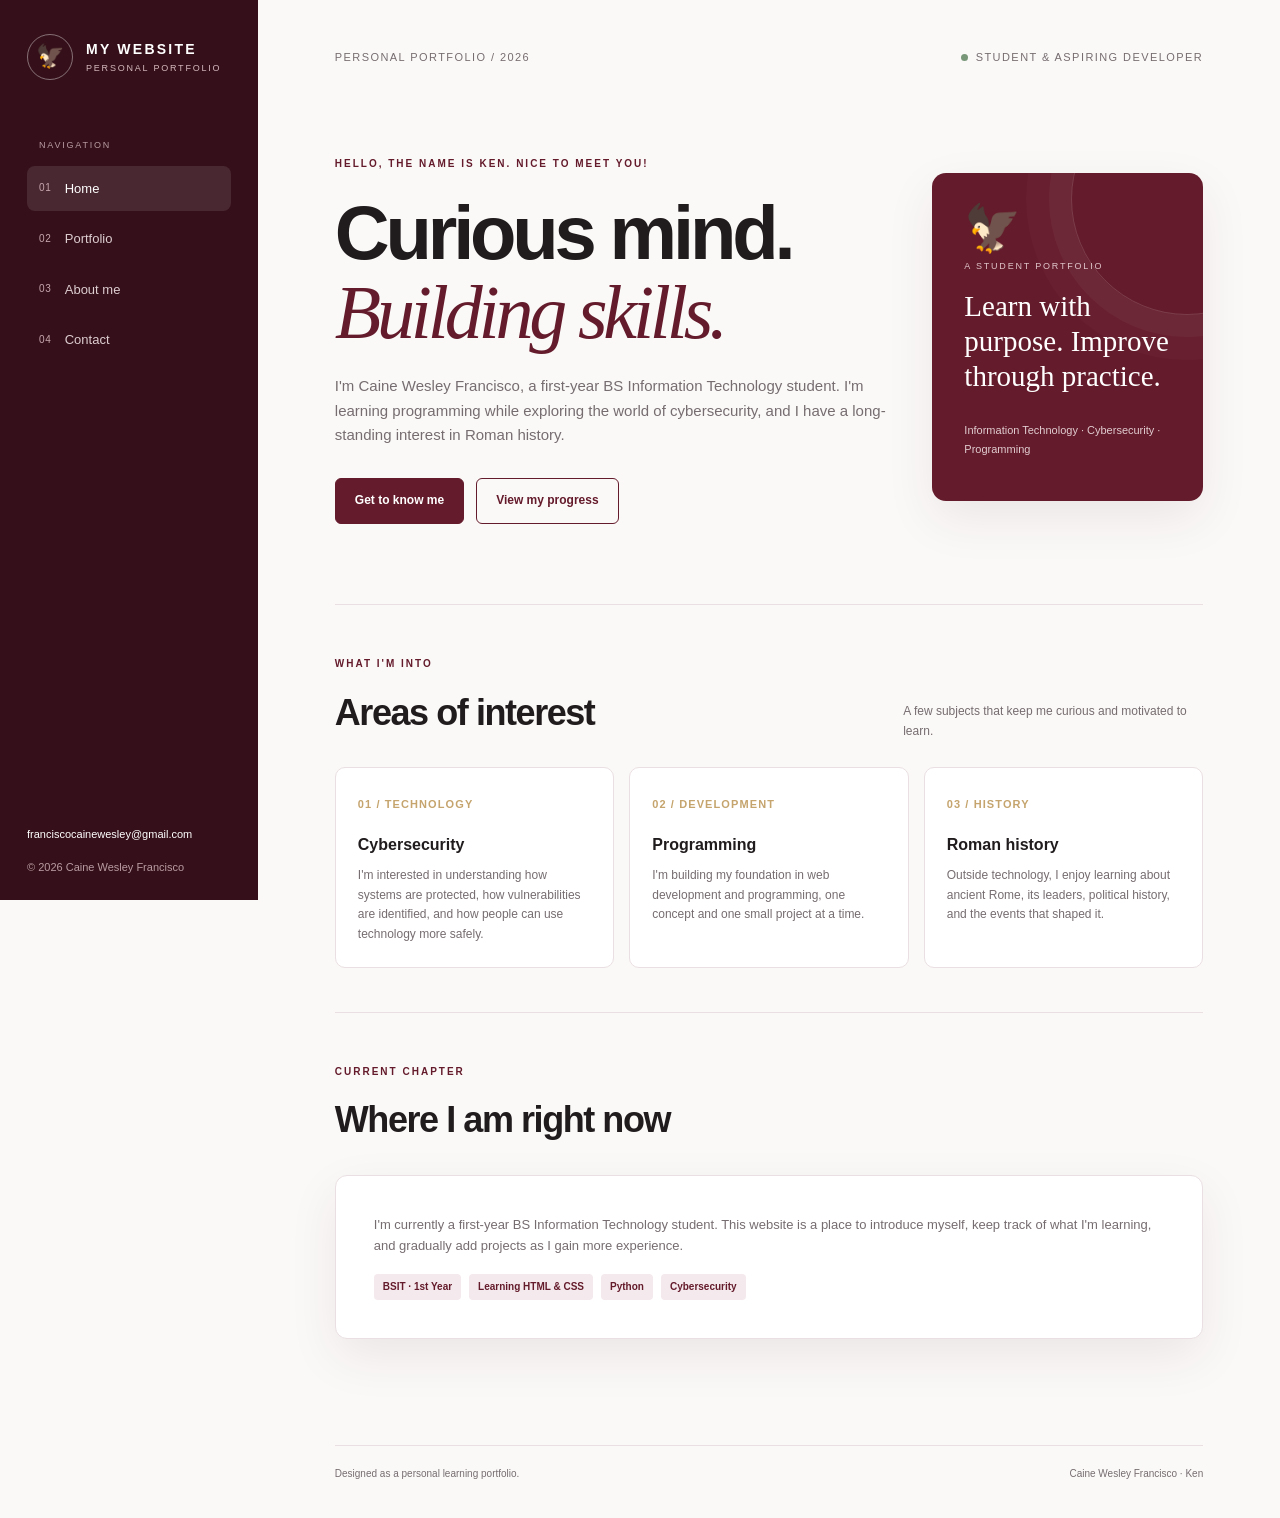
<file: index.html>
<!DOCTYPE html>
<html lang="en">
<head>
  <meta charset="UTF-8"><meta name="viewport" content="width=device-width, initial-scale=1">
  <meta name="description" content="The personal portfolio of Caine Wesley Francisco, an Information Technology student interested in cybersecurity, programming and Roman history.">
  <title>Personal Portfolio | Ken</title><link rel="stylesheet" href="assets/css/portfolio-custom.css">
</head>
<body><div class="site-shell">
  <aside class="sidebar" id="sidebar">
    <a class="brand" href="index.html"><span class="brand-mark" aria-hidden="true">🦅</span><span class="brand-name">MY WEBSITE<small>PERSONAL PORTFOLIO</small></span></a>
    <button class="mobile-menu" type="button" onclick="document.getElementById('sidebar').classList.toggle('open')" aria-label="Toggle navigation">MENU</button>
    <nav aria-label="Main navigation"><p class="nav-label">Navigation</p><ul class="nav-list">
      <li><a class="active" href="index.html"><span class="nav-index">01</span> Home</a></li><li><a href="portfolio.html"><span class="nav-index">02</span> Portfolio</a></li><li><a href="about.html"><span class="nav-index">03</span> About me</a></li><li><a href="contact.html"><span class="nav-index">04</span> Contact</a></li>
    </ul></nav>
    <div class="sidebar-bottom"><a class="email-mini" href="mailto:franciscocainewesley@gmail.com">franciscocainewesley@gmail.com</a><p>© 2026 Caine Wesley Francisco</p></div>
  </aside>
  <main class="main">
    <div class="topline"><span>Personal portfolio / 2026</span><span class="status">Student &amp; aspiring developer</span></div>
    <section class="hero"><div><span class="eyebrow">HELLO, THE NAME IS KEN. NICE TO MEET YOU!</span><h1>Curious mind.<br><em>Building skills.</em></h1><p class="hero-copy">I'm Caine Wesley Francisco, a first-year BS Information Technology student. I'm learning programming while exploring the world of cybersecurity, and I have a long-standing interest in Roman history.</p><div class="hero-actions"><a class="button" href="about.html">Get to know me</a><a class="button button-outline" href="portfolio.html">View my progress</a></div></div>
      <aside class="hero-panel"><div class="panel-symbol" aria-hidden="true">🦅</div><div><span class="panel-kicker">A student portfolio</span><strong>Learn with purpose. Improve through practice.</strong><p class="panel-foot">Information Technology · Cybersecurity · Programming</p></div></aside>
    </section>
    <section class="section"><div class="section-heading"><div><span class="eyebrow">WHAT I'M INTO</span><h2>Areas of interest</h2></div><p>A few subjects that keep me curious and motivated to learn.</p></div>
      <div class="cards"><article class="info-card"><span class="card-number">01 / TECHNOLOGY</span><h3>Cybersecurity</h3><p>I'm interested in understanding how systems are protected, how vulnerabilities are identified, and how people can use technology more safely.</p></article><article class="info-card"><span class="card-number">02 / DEVELOPMENT</span><h3>Programming</h3><p>I'm building my foundation in web development and programming, one concept and one small project at a time.</p></article><article class="info-card"><span class="card-number">03 / HISTORY</span><h3>Roman history</h3><p>Outside technology, I enjoy learning about ancient Rome, its leaders, political history, and the events that shaped it.</p></article></div>
    </section>
    <section class="section"><div class="section-heading"><div><span class="eyebrow">CURRENT CHAPTER</span><h2>Where I am right now</h2></div></div><div class="content-panel"><p>I'm currently a first-year BS Information Technology student. This website is a place to introduce myself, keep track of what I'm learning, and gradually add projects as I gain more experience.</p><div class="tag-list"><span class="tag">BSIT · 1st Year</span><span class="tag">Learning HTML &amp; CSS</span><span class="tag">Python</span><span class="tag">Cybersecurity</span></div></div></section>
    <footer class="footer"><span>Designed as a personal learning portfolio.</span><span>Caine Wesley Francisco · Ken</span></footer>
  </main>
</div></body></html>
</file>
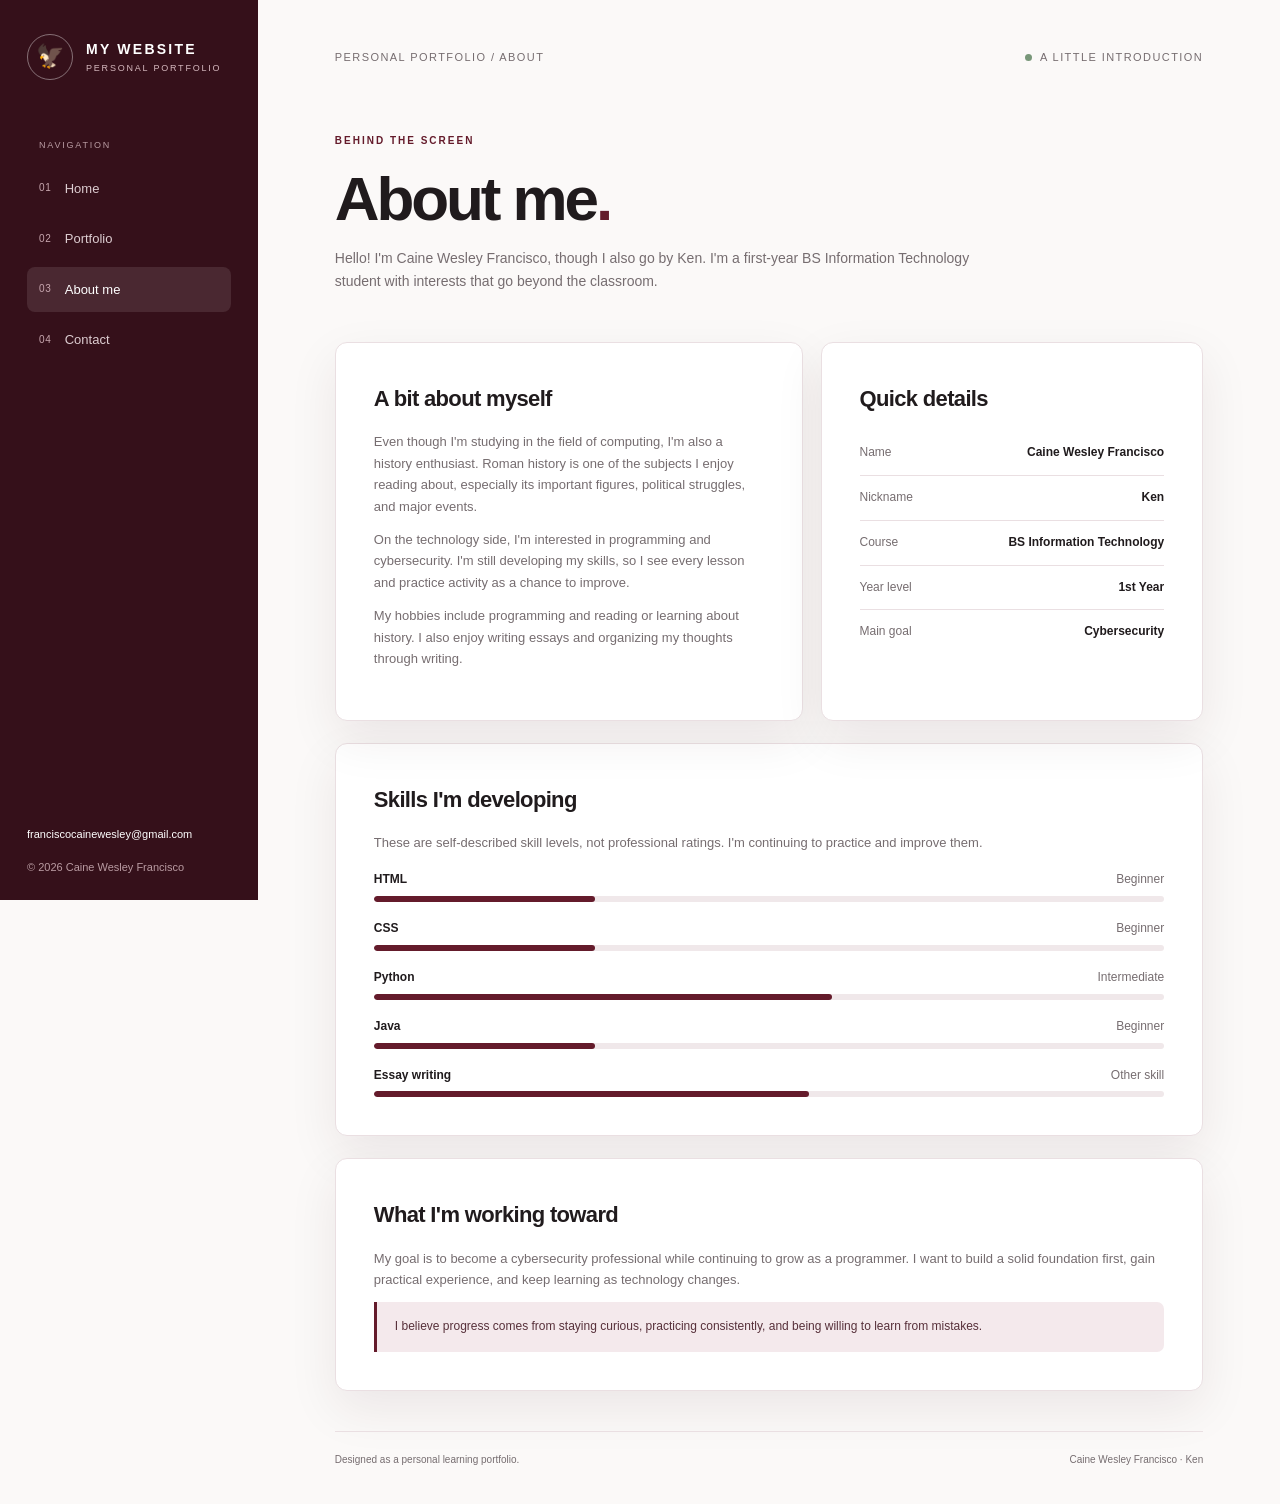
<file: about.html>
<!DOCTYPE html>
<html lang="en"><head><meta charset="UTF-8"><meta name="viewport" content="width=device-width, initial-scale=1"><meta name="description" content="About Caine Wesley Francisco."><title>About Me | Personal Portfolio</title><link rel="stylesheet" href="assets/css/portfolio-custom.css"></head>
<body><div class="site-shell"><aside class="sidebar" id="sidebar"><a class="brand" href="index.html"><span class="brand-mark" aria-hidden="true">🦅</span><span class="brand-name">MY WEBSITE<small>PERSONAL PORTFOLIO</small></span></a><button class="mobile-menu" type="button" onclick="document.getElementById('sidebar').classList.toggle('open')">MENU</button><nav aria-label="Main navigation"><p class="nav-label">Navigation</p><ul class="nav-list"><li><a href="index.html"><span class="nav-index">01</span> Home</a></li><li><a href="portfolio.html"><span class="nav-index">02</span> Portfolio</a></li><li><a class="active" href="about.html"><span class="nav-index">03</span> About me</a></li><li><a href="contact.html"><span class="nav-index">04</span> Contact</a></li></ul></nav><div class="sidebar-bottom"><a class="email-mini" href="mailto:franciscocainewesley@gmail.com">franciscocainewesley@gmail.com</a><p>© 2026 Caine Wesley Francisco</p></div></aside>
<main class="main"><div class="topline"><span>Personal portfolio / About</span><span class="status">A little introduction</span></div><header class="page-intro"><span class="eyebrow">BEHIND THE SCREEN</span><h1>About me<span style="color:var(--maroon)">.</span></h1><p>Hello! I'm Caine Wesley Francisco, though I also go by Ken. I'm a first-year BS Information Technology student with interests that go beyond the classroom.</p></header>
<div class="about-grid"><section class="content-panel"><h2>A bit about myself</h2><p>Even though I'm studying in the field of computing, I'm also a history enthusiast. Roman history is one of the subjects I enjoy reading about, especially its important figures, political struggles, and major events.</p><p>On the technology side, I'm interested in programming and cybersecurity. I'm still developing my skills, so I see every lesson and practice activity as a chance to improve.</p><p>My hobbies include programming and reading or learning about history. I also enjoy writing essays and organizing my thoughts through writing.</p></section>
<section class="content-panel"><h2>Quick details</h2><ul class="detail-list"><li><span>Name</span><strong>Caine Wesley Francisco</strong></li><li><span>Nickname</span><strong>Ken</strong></li><li><span>Course</span><strong>BS Information Technology</strong></li><li><span>Year level</span><strong>1st Year</strong></li><li><span>Main goal</span><strong>Cybersecurity</strong></li></ul></section></div>
<section class="content-panel"><h2>Skills I'm developing</h2><p>These are self-described skill levels, not professional ratings. I'm continuing to practice and improve them.</p>
<div class="skill-row"><strong>HTML</strong><span>Beginner</span></div><div class="skill-track"><span style="width:28%"></span></div><div class="skill-row"><strong>CSS</strong><span>Beginner</span></div><div class="skill-track"><span style="width:28%"></span></div><div class="skill-row"><strong>Python</strong><span>Intermediate</span></div><div class="skill-track"><span style="width:58%"></span></div><div class="skill-row"><strong>Java</strong><span>Beginner</span></div><div class="skill-track"><span style="width:28%"></span></div><div class="skill-row"><strong>Essay writing</strong><span>Other skill</span></div><div class="skill-track"><span style="width:55%"></span></div></section>
<section class="content-panel"><h2>What I'm working toward</h2><p>My goal is to become a cybersecurity professional while continuing to grow as a programmer. I want to build a solid foundation first, gain practical experience, and keep learning as technology changes.</p><div class="note">I believe progress comes from staying curious, practicing consistently, and being willing to learn from mistakes.</div></section><footer class="footer"><span>Designed as a personal learning portfolio.</span><span>Caine Wesley Francisco · Ken</span></footer></main></div></body></html>
</file>
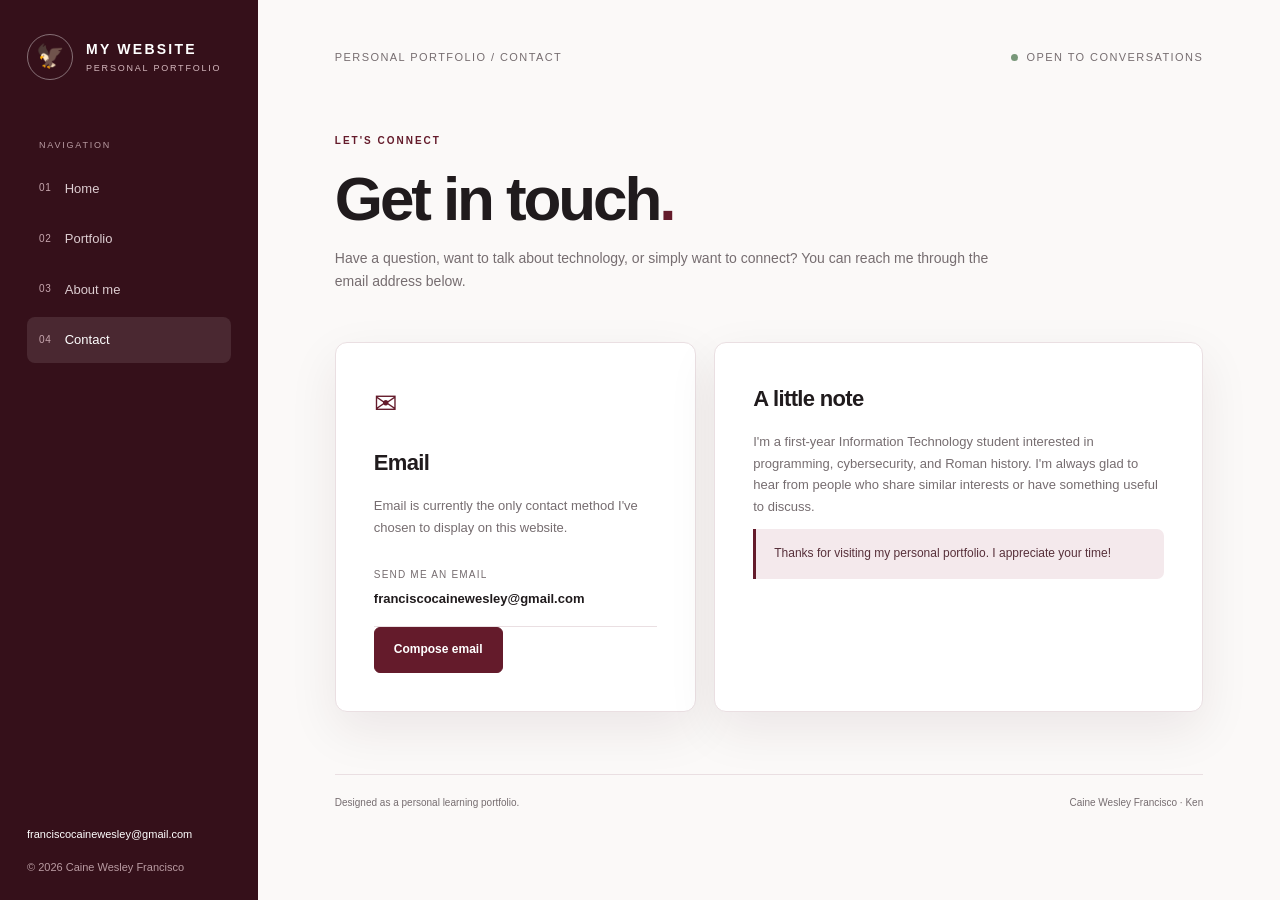
<file: contact.html>
<!DOCTYPE html>
<html lang="en"><head><meta charset="UTF-8"><meta name="viewport" content="width=device-width, initial-scale=1"><meta name="description" content="Contact Caine Wesley Francisco."><title>Contact | Personal Portfolio</title><link rel="stylesheet" href="assets/css/portfolio-custom.css"></head>
<body><div class="site-shell"><aside class="sidebar" id="sidebar"><a class="brand" href="index.html"><span class="brand-mark" aria-hidden="true">🦅</span><span class="brand-name">MY WEBSITE<small>PERSONAL PORTFOLIO</small></span></a><button class="mobile-menu" type="button" onclick="document.getElementById('sidebar').classList.toggle('open')">MENU</button><nav aria-label="Main navigation"><p class="nav-label">Navigation</p><ul class="nav-list"><li><a href="index.html"><span class="nav-index">01</span> Home</a></li><li><a href="portfolio.html"><span class="nav-index">02</span> Portfolio</a></li><li><a href="about.html"><span class="nav-index">03</span> About me</a></li><li><a class="active" href="contact.html"><span class="nav-index">04</span> Contact</a></li></ul></nav><div class="sidebar-bottom"><a class="email-mini" href="mailto:franciscocainewesley@gmail.com">franciscocainewesley@gmail.com</a><p>© 2026 Caine Wesley Francisco</p></div></aside>
<main class="main"><div class="topline"><span>Personal portfolio / Contact</span><span class="status">Open to conversations</span></div><header class="page-intro"><span class="eyebrow">LET'S CONNECT</span><h1>Get in touch<span style="color:var(--maroon)">.</span></h1><p>Have a question, want to talk about technology, or simply want to connect? You can reach me through the email address below.</p></header>
<div class="contact-grid"><section class="content-panel"><div class="contact-mark" aria-hidden="true">✉</div><h2>Email</h2><p>Email is currently the only contact method I've chosen to display on this website.</p><a class="contact-link" href="mailto:franciscocainewesley@gmail.com"><small>Send me an email</small><strong>franciscocainewesley@gmail.com</strong></a><a class="button" href="mailto:franciscocainewesley@gmail.com?subject=Hello%20Ken">Compose email</a></section>
<section class="content-panel"><h2>A little note</h2><p>I'm a first-year Information Technology student interested in programming, cybersecurity, and Roman history. I'm always glad to hear from people who share similar interests or have something useful to discuss.</p><div class="note">Thanks for visiting my personal portfolio. I appreciate your time!</div></section></div><footer class="footer"><span>Designed as a personal learning portfolio.</span><span>Caine Wesley Francisco · Ken</span></footer></main></div></body></html>
</file>
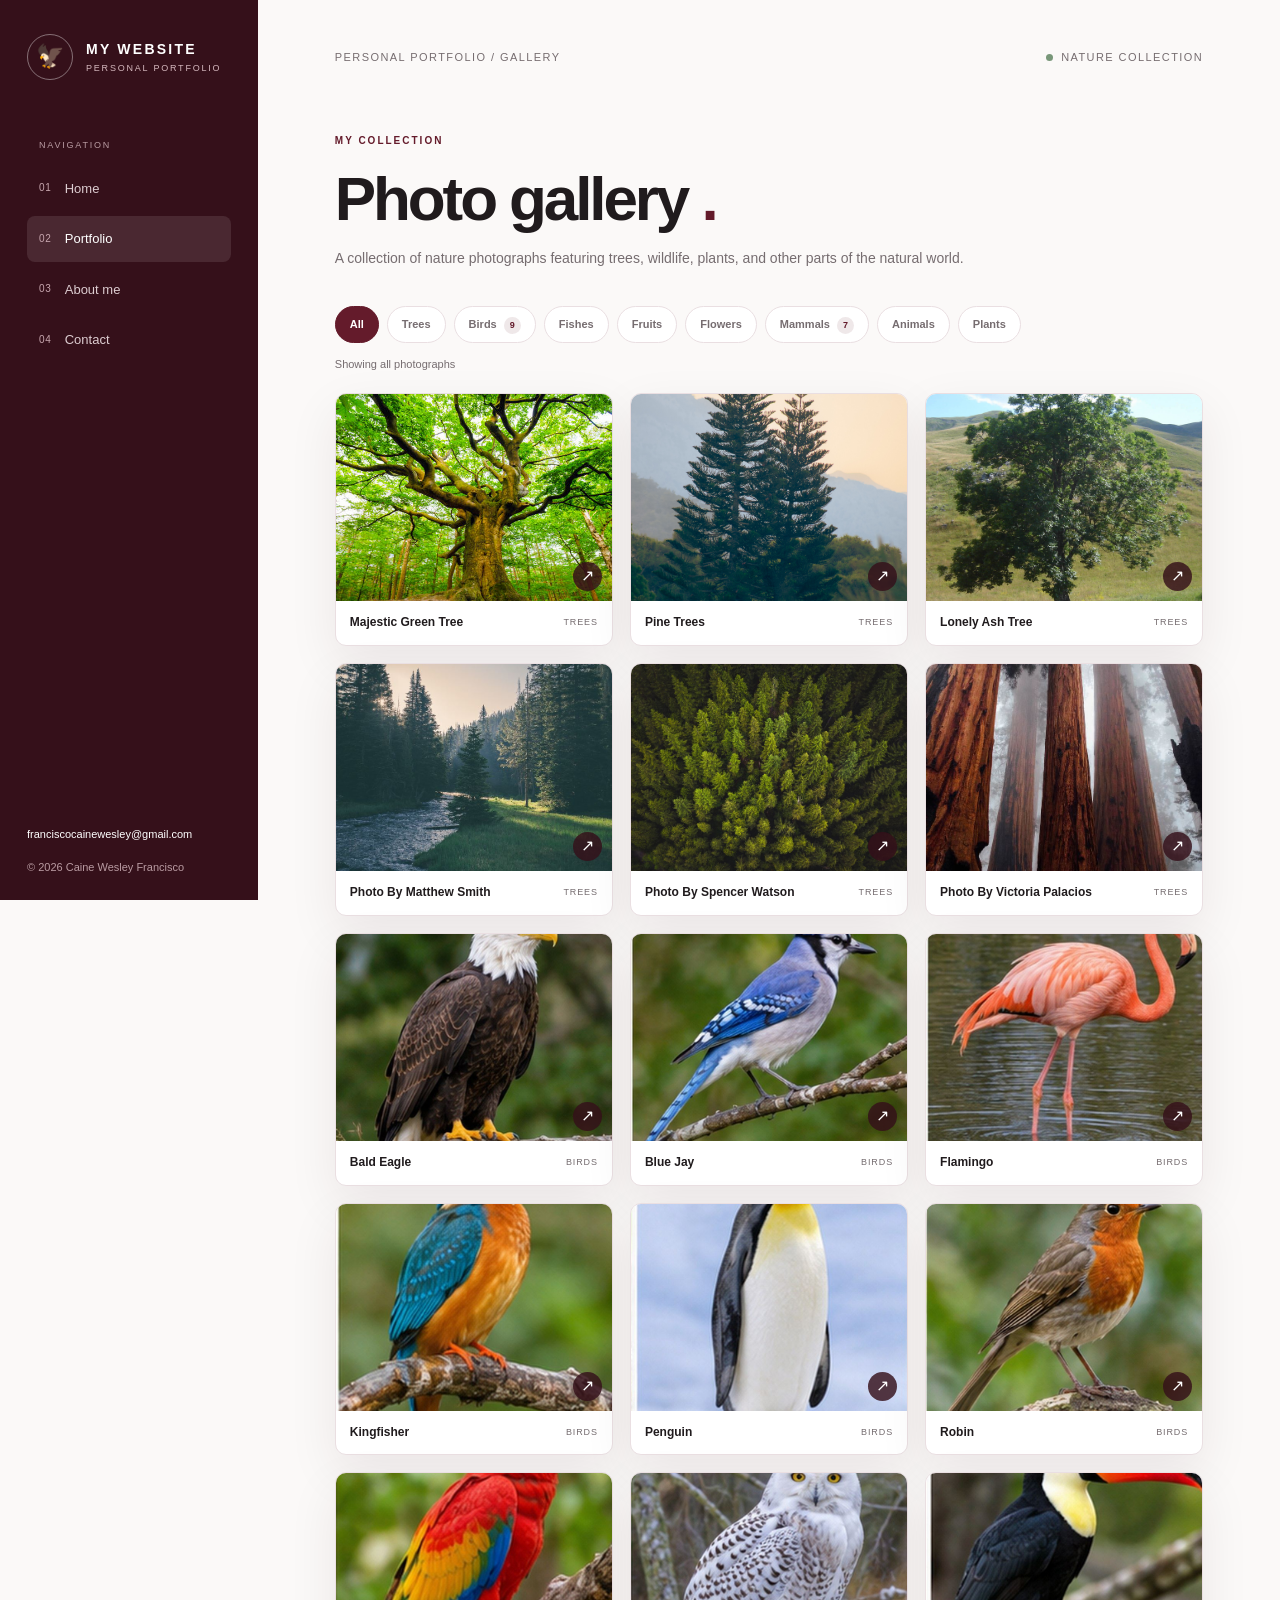
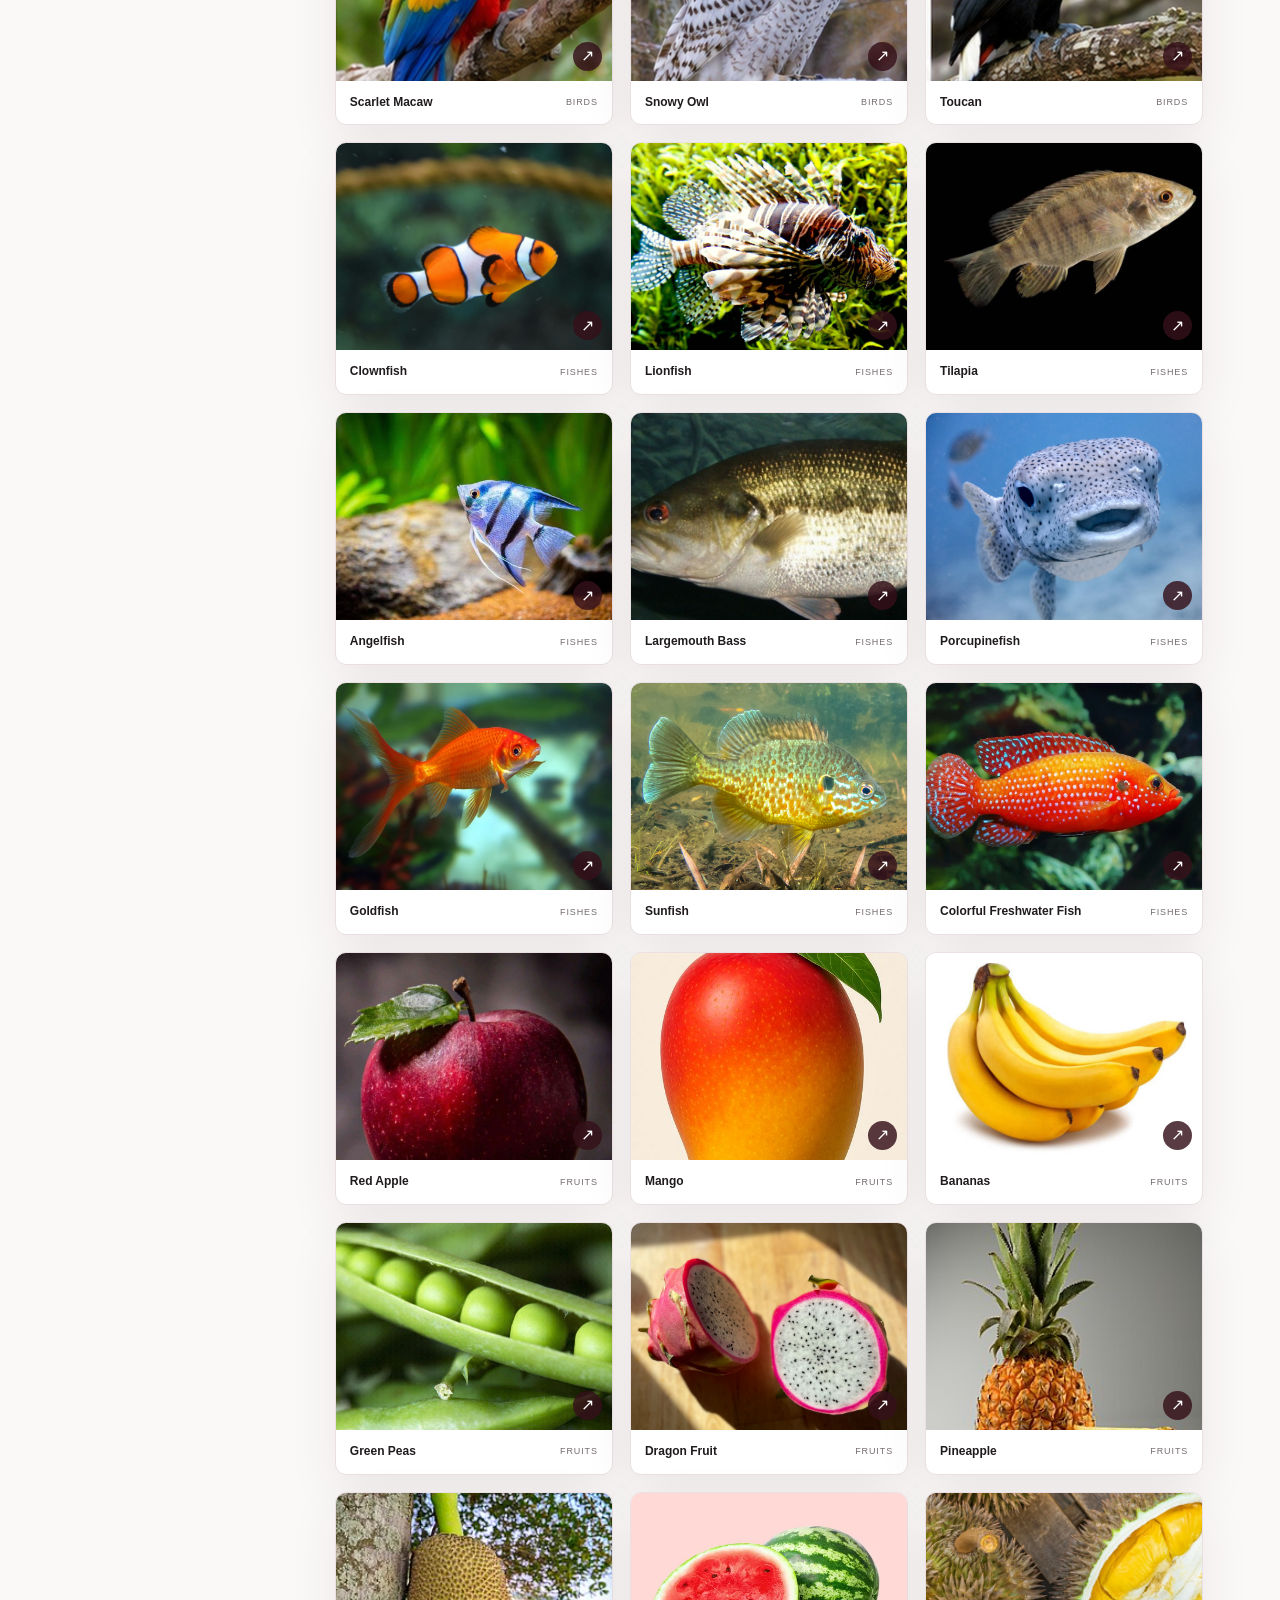
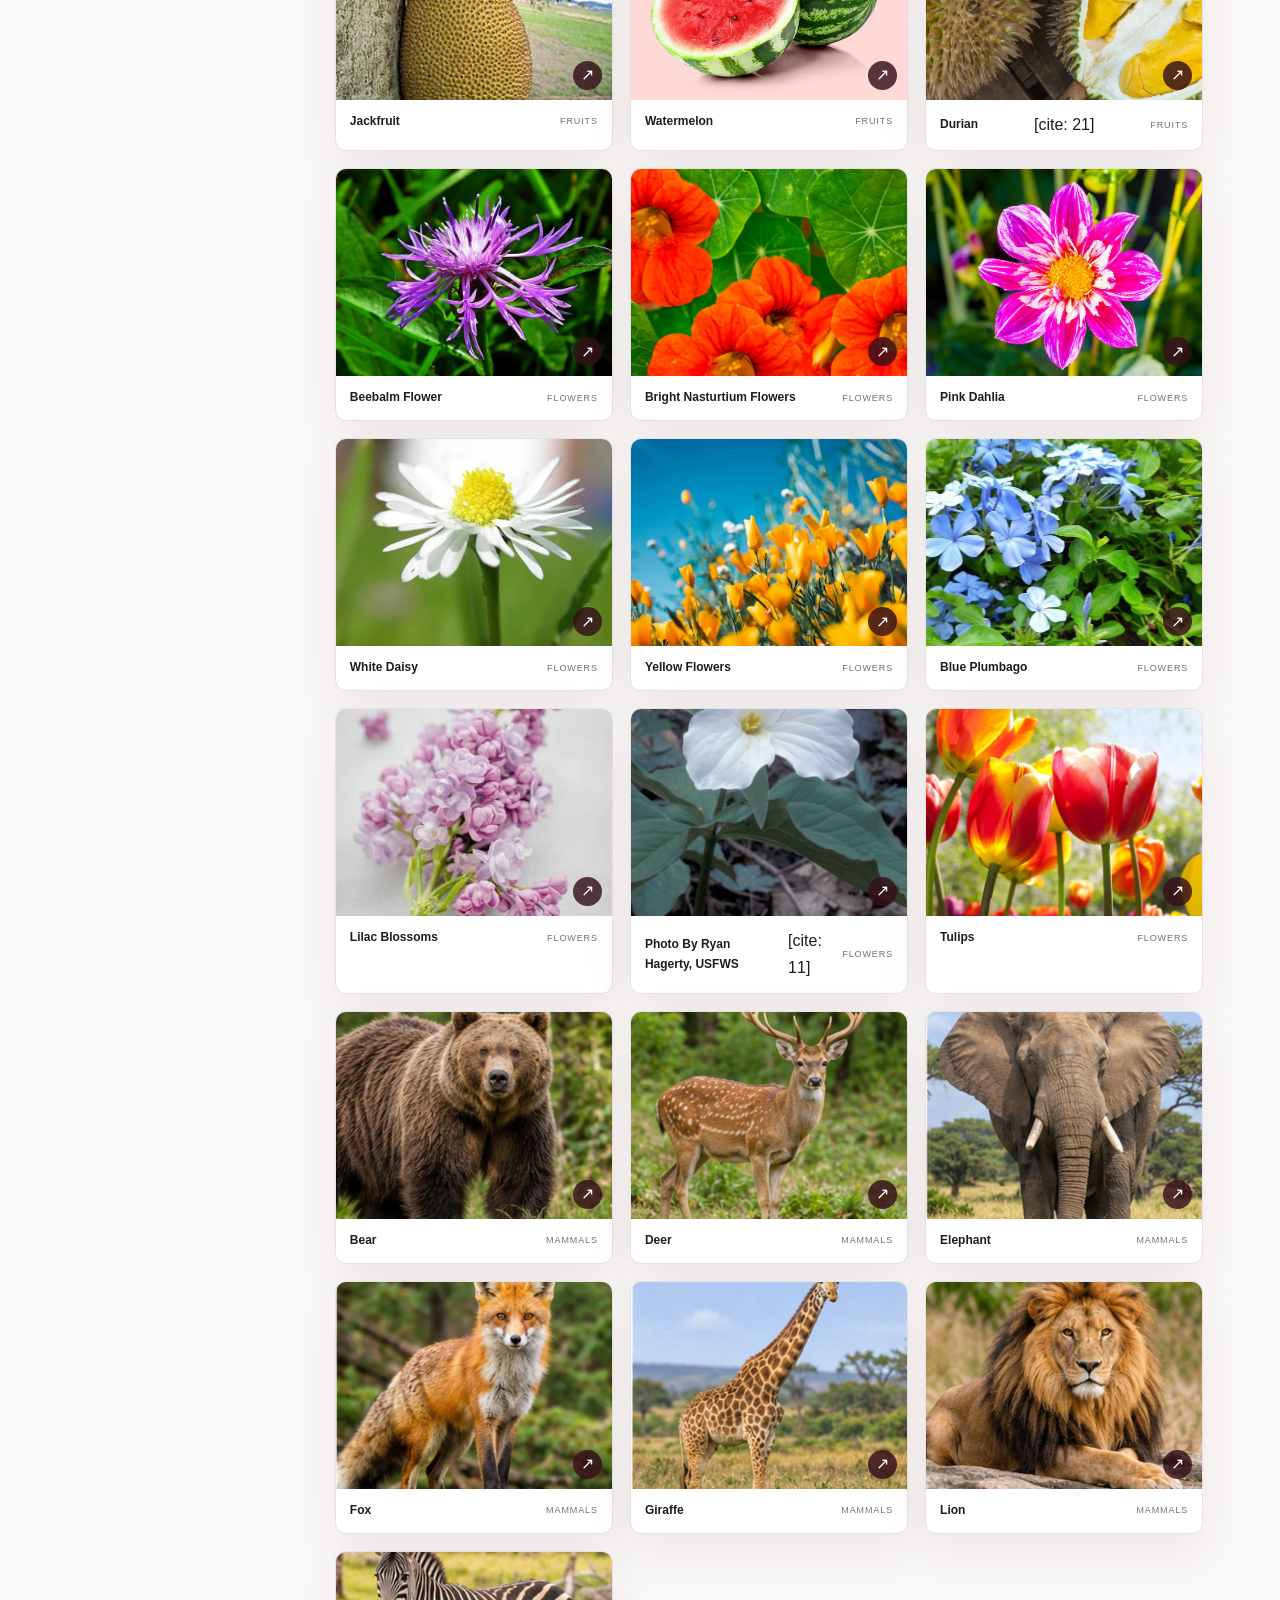
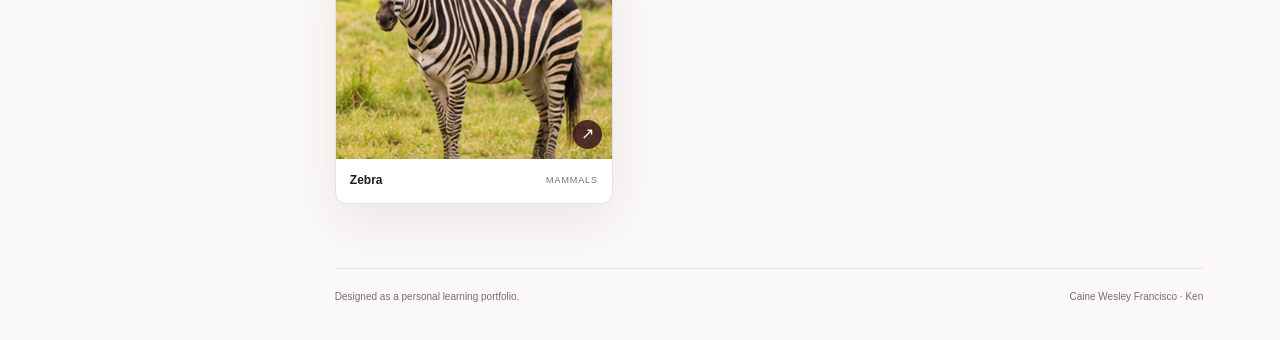
<file: portfolio.html>
<!DOCTYPE html>
<html lang="en">
<head>
    <meta charset="UTF-8">
    <meta name="viewport" content="width=device-width, initial-scale=1.0">
    <meta name="description" content="A nature and wildlife photo gallery by Caine Wesley Francisco.">
    <title>Portfolio | Personal Portfolio</title>
    <link rel="stylesheet" href="assets/css/portfolio-custom.css">
</head>

<body>
    <div class="site-shell">

        <!-- SIDEBAR -->
        <aside class="sidebar" id="sidebar">
            <a class="brand" href="index.html">
                <span class="brand-mark" aria-hidden="true">🦅</span>
                <span class="brand-name">
                    MY WEBSITE
                    <small>PERSONAL PORTFOLIO</small>
                </span>
            </a>

            <button class="mobile-menu" type="button"
                onclick="document.getElementById('sidebar').classList.toggle('open')">
                MENU
            </button>

            <nav aria-label="Main navigation">
                <p class="nav-label">Navigation</p>

                <ul class="nav-list">
                    <li><a href="index.html"><span class="nav-index">01</span> Home</a></li>
                    <li><a class="active" href="portfolio.html"><span class="nav-index">02</span> Portfolio</a></li>
                    <li><a href="about.html"><span class="nav-index">03</span> About me</a></li>
                    <li><a href="contact.html"><span class="nav-index">04</span> Contact</a></li>
                </ul>
            </nav>

            <div class="sidebar-bottom">
                <a class="email-mini" href="mailto:franciscocainewesley@gmail.com">
                    franciscocainewesley@gmail.com
                </a>
                <p>&copy; 2026 Caine Wesley Francisco</p>
            </div>
        </aside>

        <!-- MAIN CONTENT -->
        <main class="main">

            <div class="topline">
                <span>Personal portfolio / Gallery</span>
                <span class="status">Nature collection</span>
            </div>

            <header class="page-intro gallery-intro">
                <span class="eyebrow">MY COLLECTION</span>

                <h1>
                    Photo gallery
                    <span style="color: var(--maroon)">.</span>
                </h1>

                <p>
                    A collection of nature photographs featuring trees,
                    wildlife, plants, and other parts of the natural world.
                </p>
            </header>

            <!-- GALLERY SECTION -->
            <section class="gallery-section" aria-label="Photo gallery">

                <!-- CATEGORY FILTERS -->
                <div class="gallery-toolbar">
                    <div class="filter-list" role="group" aria-label="Filter gallery by category">

                        <button class="filter-button active" data-filter="all"
                            aria-pressed="true" type="button">All</button>

                        <button class="filter-button" data-filter="trees"
                            aria-pressed="false" type="button">Trees</button>

                        <button class="filter-button" data-filter="birds"
                            aria-pressed="false" type="button">Birds <span>9</span></button>

                        <button class="filter-button" data-filter="fishes"
                            aria-pressed="false" type="button">Fishes</button>

                        <button class="filter-button" data-filter="fruits"
                            aria-pressed="false" type="button">Fruits</button>

                        <button class="filter-button" data-filter="flowers"
                            aria-pressed="false" type="button">Flowers</button>

                        <button class="filter-button" data-filter="mammals"
                            aria-pressed="false" type="button">Mammals <span>7</span></button>

                        <button class="filter-button" data-filter="animals"
                            aria-pressed="false" type="button">Animals</button>

                        <button class="filter-button" data-filter="plants"
                            aria-pressed="false" type="button">Plants</button>

                    </div>

                    <p class="gallery-count" id="gallery-count" aria-live="polite">
                        Showing all photographs
                    </p>
                </div>

                <!-- GALLERY IMAGES -->
                <div class="gallery-grid" id="gallery-grid">

                    <!-- TREES -->
                    <article class="gallery-card trees plants">
                        <a class="gallery-image" href="assets/img/trees/istockphoto-2160416603-612x612.jpg" target="_blank" rel="noopener">
                            <img src="assets/img/trees/istockphoto-2160416603-612x612.jpg" alt="Majestic green tree with lush branches" loading="lazy">
                            <span class="image-open" aria-hidden="true">&nearrow;</span>
                        </a>
                        <div class="gallery-caption">
                            <strong>Majestic Green Tree</strong>
                            <span>Trees</span>
                        </div>
                    </article>

                    <article class="gallery-card trees plants">
                        <a class="gallery-image" href="assets/img/trees/pexels-denis-mustafaev-143461191-33959013.jpg" target="_blank" rel="noopener">
                            <img src="assets/img/trees/pexels-denis-mustafaev-143461191-33959013.jpg" alt="Pine trees at sunset" loading="lazy">
                            <span class="image-open" aria-hidden="true">&nearrow;</span>
                        </a>
                        <div class="gallery-caption">
                            <strong>Pine Trees</strong>
                            <span>Trees</span>
                        </div>
                    </article>

                    <article class="gallery-card trees plants">
                        <a class="gallery-image" href="assets/img/trees/Usamljeni_jasen_-_panoramio_(cropped).jpg" target="_blank" rel="noopener">
                            <img src="assets/img/trees/Usamljeni_jasen_-_panoramio_(cropped).jpg" alt="Lonely ash tree in a field" loading="lazy">
                            <span class="image-open" aria-hidden="true">&nearrow;</span>
                        </a>
                        <div class="gallery-caption">
                            <strong>Lonely Ash Tree</strong>
                            <span>Trees</span>
                        </div>
                    </article>

                    <article class="gallery-card trees plants">
                        <a class="gallery-image" href="assets/img/trees/matthew-smith-rFBA42UFpLs-unsplash.jpg" target="_blank" rel="noopener">
                            <img src="assets/img/trees/matthew-smith-rFBA42UFpLs-unsplash.jpg" alt="Photo by Matthew Smith" loading="lazy">
                            <span class="image-open" aria-hidden="true">&nearrow;</span>
                        </a>
                        <div class="gallery-caption">
                            <strong>Photo by Matthew Smith</strong>
                            <span>Trees</span>
                        </div>
                    </article>

                    <article class="gallery-card trees plants">
                        <a class="gallery-image" href="assets/img/trees/spencer-watson-dEOC8M_lmxI-unsplash.jpg" target="_blank" rel="noopener">
                            <img src="assets/img/trees/spencer-watson-dEOC8M_lmxI-unsplash.jpg" alt="Photo by Spencer Watson" loading="lazy">
                            <span class="image-open" aria-hidden="true">&nearrow;</span>
                        </a>
                        <div class="gallery-caption">
                            <strong>Photo by Spencer Watson</strong>
                            <span>Trees</span>
                        </div>
                    </article>

                    <article class="gallery-card trees plants">
                        <a class="gallery-image" href="assets/img/trees/victoria-palacios-dfo06_DqxpA-unsplash.jpg" target="_blank" rel="noopener">
                            <img src="assets/img/trees/victoria-palacios-dfo06_DqxpA-unsplash.jpg" alt="Photo by Victoria Palacios" loading="lazy">
                            <span class="image-open" aria-hidden="true">&nearrow;</span>
                        </a>
                        <div class="gallery-caption">
                            <strong>Photo by Victoria Palacios</strong>
                            <span>Trees</span>
                        </div>
                    </article>

                    <!-- BIRDS -->
                    <article class="gallery-card birds animals">
                        <a class="gallery-image" href="assets/img/birds/bald-eagle.jpg" target="_blank" rel="noopener">
                            <img src="assets/img/birds/bald-eagle.jpg" alt="Bald Eagle" loading="lazy">
                            <span class="image-open" aria-hidden="true">&nearrow;</span>
                        </a>
                        <div class="gallery-caption">
                            <strong>Bald Eagle</strong>
                            <span>Birds</span>
                        </div>
                    </article>

                    <article class="gallery-card birds animals">
                        <a class="gallery-image" href="assets/img/birds/blue-jay.jpg" target="_blank" rel="noopener">
                            <img src="assets/img/birds/blue-jay.jpg" alt="Blue Jay" loading="lazy">
                            <span class="image-open" aria-hidden="true">&nearrow;</span>
                        </a>
                        <div class="gallery-caption">
                            <strong>Blue Jay</strong>
                            <span>Birds</span>
                        </div>
                    </article>

                    <article class="gallery-card birds animals">
                        <a class="gallery-image" href="assets/img/birds/flamingo.jpg" target="_blank" rel="noopener">
                            <img src="assets/img/birds/flamingo.jpg" alt="Flamingo" loading="lazy">
                            <span class="image-open" aria-hidden="true">&nearrow;</span>
                        </a>
                        <div class="gallery-caption">
                            <strong>Flamingo</strong>
                            <span>Birds</span>
                        </div>
                    </article>

                    <article class="gallery-card birds animals">
                        <a class="gallery-image" href="assets/img/birds/kingfisher.jpg" target="_blank" rel="noopener">
                            <img src="assets/img/birds/kingfisher.jpg" alt="Kingfisher" loading="lazy">
                            <span class="image-open" aria-hidden="true">&nearrow;</span>
                        </a>
                        <div class="gallery-caption">
                            <strong>Kingfisher</strong>
                            <span>Birds</span>
                        </div>
                    </article>

                    <article class="gallery-card birds animals">
                        <a class="gallery-image" href="assets/img/birds/penguin.jpg" target="_blank" rel="noopener">
                            <img src="assets/img/birds/penguin.jpg" alt="Penguin" loading="lazy">
                            <span class="image-open" aria-hidden="true">&nearrow;</span>
                        </a>
                        <div class="gallery-caption">
                            <strong>Penguin</strong>
                            <span>Birds</span>
                        </div>
                    </article>

                    <article class="gallery-card birds animals">
                        <a class="gallery-image" href="assets/img/birds/robin.jpg" target="_blank" rel="noopener">
                            <img src="assets/img/birds/robin.jpg" alt="Robin" loading="lazy">
                            <span class="image-open" aria-hidden="true">&nearrow;</span>
                        </a>
                        <div class="gallery-caption">
                            <strong>Robin</strong>
                            <span>Birds</span>
                        </div>
                    </article>

                    <article class="gallery-card birds animals">
                        <a class="gallery-image" href="assets/img/birds/scarlet-macaw.jpg" target="_blank" rel="noopener">
                            <img src="assets/img/birds/scarlet-macaw.jpg" alt="Scarlet Macaw" loading="lazy">
                            <span class="image-open" aria-hidden="true">&nearrow;</span>
                        </a>
                        <div class="gallery-caption">
                            <strong>Scarlet Macaw</strong>
                            <span>Birds</span>
                        </div>
                    </article>

                    <article class="gallery-card birds animals">
                        <a class="gallery-image" href="assets/img/birds/snowy-owl.jpg" target="_blank" rel="noopener">
                            <img src="assets/img/birds/snowy-owl.jpg" alt="Snowy Owl" loading="lazy">
                            <span class="image-open" aria-hidden="true">&nearrow;</span>
                        </a>
                        <div class="gallery-caption">
                            <strong>Snowy Owl</strong>
                            <span>Birds</span>
                        </div>
                    </article>

                    <article class="gallery-card birds animals">
                        <a class="gallery-image" href="assets/img/birds/toucan.jpg" target="_blank" rel="noopener">
                            <img src="assets/img/birds/toucan.jpg" alt="Toucan" loading="lazy">
                            <span class="image-open" aria-hidden="true">&nearrow;</span>
                        </a>
                        <div class="gallery-caption">
                            <strong>Toucan</strong>
                            <span>Birds</span>
                        </div>
                    </article>

                    <!-- FISHES -->
                    <!-- FISHES -->
<article class="gallery-card fishes animals">
    <a class="gallery-image" href="assets/img/fishes/blazenek-scaled.jpg" target="_blank" rel="noopener">
        <img src="assets/img/fishes/blazenek-scaled.jpg" alt="Clownfish" loading="lazy">
        <span class="image-open" aria-hidden="true">&nearrow;</span>
    </a>
    <div class="gallery-caption">
        <strong>Clownfish</strong>
        <span>Fishes</span>
    </div>
</article>

<article class="gallery-card fishes animals">
    <a class="gallery-image" href="assets/img/fishes/Fish-Lionfish-Lion-fish-Turkey-fish-Red-lionfish.webp" target="_blank" rel="noopener">
        <img src="assets/img/fishes/Fish-Lionfish-Lion-fish-Turkey-fish-Red-lionfish.webp" alt="Lionfish" loading="lazy">
        <span class="image-open" aria-hidden="true">&nearrow;</span>
    </a>
    <div class="gallery-caption">
        <strong>Lionfish</strong>
        <span>Fishes</span>
    </div>
</article>

<article class="gallery-card fishes animals">
    <a class="gallery-image" href="assets/img/fishes/images (1).jfif" target="_blank" rel="noopener">
        <img src="assets/img/fishes/images (1).jfif" alt="Tilapia" loading="lazy">
        <span class="image-open" aria-hidden="true">&nearrow;</span>
    </a>
    <div class="gallery-caption">
        <strong>Tilapia</strong>
        <span>Fishes</span>
    </div>
</article>

<article class="gallery-card fishes animals">
    <a class="gallery-image" href="assets/img/fishes/images.jfif" target="_blank" rel="noopener">
        <img src="assets/img/fishes/images.jfif" alt="Angelfish" loading="lazy">
        <span class="image-open" aria-hidden="true">&nearrow;</span>
    </a>
    <div class="gallery-caption">
        <strong>Angelfish</strong>
        <span>Fishes</span>
    </div>
</article>

<article class="gallery-card fishes animals">
    <a class="gallery-image" href="assets/img/fishes/largemouth_bass_robert_pos_flickr.jpg" target="_blank" rel="noopener">
        <img src="assets/img/fishes/largemouth_bass_robert_pos_flickr.jpg" alt="Largemouth Bass" loading="lazy">
        <span class="image-open" aria-hidden="true">&nearrow;</span>
    </a>
    <div class="gallery-caption">
        <strong>Largemouth Bass</strong>
        <span>Fishes</span>
    </div>
</article>

<article class="gallery-card fishes animals">
    <a class="gallery-image" href="assets/img/fishes/Porcupine-fish-Diodon-hystox.webp" target="_blank" rel="noopener">
        <img src="assets/img/fishes/Porcupine-fish-Diodon-hystox.webp" alt="Porcupinefish" loading="lazy">
        <span class="image-open" aria-hidden="true">&nearrow;</span>
    </a>
    <div class="gallery-caption">
        <strong>Porcupinefish</strong>
        <span>Fishes</span>
    </div>
</article>

<article class="gallery-card fishes animals">
    <a class="gallery-image" href="assets/img/fishes/shutterstock_417478_orange_goldfish.webp" target="_blank" rel="noopener">
        <img src="assets/img/fishes/shutterstock_417478_orange_goldfish.webp" alt="Goldfish" loading="lazy">
        <span class="image-open" aria-hidden="true">&nearrow;</span>
    </a>
    <div class="gallery-caption">
        <strong>Goldfish</strong>
        <span>Fishes</span>
    </div>
</article>

<article class="gallery-card fishes animals">
    <a class="gallery-image" href="assets/img/fishes/sun-fish-pond-fish.jpg" target="_blank" rel="noopener">
        <img src="assets/img/fishes/sun-fish-pond-fish.jpg" alt="Sunfish" loading="lazy">
        <span class="image-open" aria-hidden="true">&nearrow;</span>
    </a>
    <div class="gallery-caption">
        <strong>Sunfish</strong>
        <span>Fishes</span>
    </div>
</article>

<article class="gallery-card fishes animals">
    <a class="gallery-image" href="assets/img/fishes/top-10-colorful-fish-to-brighten-up-your-next-freshwater-aquarium-3560267.webp" target="_blank" rel="noopener">
        <img src="assets/img/fishes/top-10-colorful-fish-to-brighten-up-your-next-freshwater-aquarium-3560267.webp" alt="Colorful Freshwater Fish" loading="lazy">
        <span class="image-open" aria-hidden="true">&nearrow;</span>
    </a>
    <div class="gallery-caption">
        <strong>Colorful Freshwater Fish</strong>
        <span>Fishes</span>
    </div>
</article>
			<!-- FRUITS -->
                    <article class="gallery-card fruits plants">
                        <a class="gallery-image" href="assets/img/fruits/9c258525e4eb471d29b3c0a2c22d000b.jpg" target="_blank" rel="noopener">
                            <img src="assets/img/fruits/9c258525e4eb471d29b3c0a2c22d000b.jpg" alt="Fresh red apple" loading="lazy">
                            <span class="image-open" aria-hidden="true">&nearrow;</span>
                        </a>
                        <div class="gallery-caption">
                            <strong>Red Apple</strong>
                            <span>Fruits</span>
                        </div>
                    </article>

                    <article class="gallery-card fruits plants">
                        <a class="gallery-image" href="assets/img/fruits/827c44b706d30d9d432776fab3ee998c.jpg" target="_blank" rel="noopener">
                            <img src="assets/img/fruits/827c44b706d30d9d432776fab3ee998c.jpg" alt="Fresh ripe mango" loading="lazy">
                            <span class="image-open" aria-hidden="true">&nearrow;</span>
                        </a>
                        <div class="gallery-caption">
                            <strong>Mango</strong>
                            <span>Fruits</span>
                        </div>
                    </article>

                    <article class="gallery-card fruits plants">
                        <a class="gallery-image" href="assets/img/fruits/images (4).jfif" target="_blank" rel="noopener">
                            <img src="assets/img/fruits/images (4).jfif" alt="Bunch of fresh bananas" loading="lazy">
                            <span class="image-open" aria-hidden="true">&nearrow;</span>
                        </a>
                        <div class="gallery-caption">
                            <strong>Bananas</strong>
                            <span>Fruits</span>
                        </div>
                    </article>

                    <article class="gallery-card fruits plants">
                        <a class="gallery-image" href="assets/img/fruits/img_4667.jpg" target="_blank" rel="noopener">
                            <img src="assets/img/fruits/img_4667.jpg" alt="Fresh green peas" loading="lazy">
                            <span class="image-open" aria-hidden="true">&nearrow;</span>
                        </a>
                        <div class="gallery-caption">
                            <strong>Green Peas</strong>
                            <span>Fruits</span>
                        </div>
                    </article>

                    <article class="gallery-card fruits plants">
                        <a class="gallery-image" href="assets/img/fruits/photo-1770934602716-865bd35bdaf3.avif" target="_blank" rel="noopener">
                            <img src="assets/img/fruits/photo-1770934602716-865bd35bdaf3.avif" alt="Sliced dragon fruit" loading="lazy">
                            <span class="image-open" aria-hidden="true">&nearrow;</span>
                        </a>
                        <div class="gallery-caption">
                            <strong>Dragon Fruit</strong>
                            <span>Fruits</span>
                        </div>
                    </article>

                    <article class="gallery-card fruits plants">
                        <a class="gallery-image" href="assets/img/fruits/Pineapple_'Victoria'_with_slice.jpg" target="_blank" rel="noopener">
                            <img src="assets/img/fruits/Pineapple_'Victoria'_with_slice.jpg" alt="Fresh pineapple with slice" loading="lazy">
                            <span class="image-open" aria-hidden="true">&nearrow;</span>
                        </a>
                        <div class="gallery-caption">
                            <strong>Pineapple</strong>
                            <span>Fruits</span>
                        </div>
                    </article>

                    <article class="gallery-card fruits plants">
                        <a class="gallery-image" href="assets/img/fruits/The_jackfruit_is_holding_on_to_the_tree.jpg" target="_blank" rel="noopener">
                            <img src="assets/img/fruits/The_jackfruit_is_holding_on_to_the_tree.jpg" alt="Jackfruit on tree" loading="lazy">
                            <span class="image-open" aria-hidden="true">&nearrow;</span>
                        </a>
                        <div class="gallery-caption">
                            <strong>Jackfruit</strong>
                            <span>Fruits</span>
                        </div>
                    </article>

                    <article class="gallery-card fruits plants">
                        <a class="gallery-image" href="assets/img/fruits/top-hydrating-fruits-watermelon-1440x810.webp" target="_blank" rel="noopener">
                            <img src="assets/img/fruits/top-hydrating-fruits-watermelon-1440x810.webp" alt="Fresh sliced watermelon" loading="lazy">
                            <span class="image-open" aria-hidden="true">&nearrow;</span>
                        </a>
                        <div class="gallery-caption">
                            <strong>Watermelon</strong>
                            <span>Fruits</span>
                        </div>
                    </article>

                    <article class="gallery-card fruits plants">
                        <a class="gallery-image" href="assets/img/fruits/1702934646286.webp" target="_blank" rel="noopener">
                            <img src="assets/img/fruits/1702934646286.webp" alt="Fresh durian fruit" loading="lazy">
                            <span class="image-open" aria-hidden="true">&nearrow;</span>
                        </a>
                        <div class="gallery-caption">
                            <strong>Durian</strong>[cite: 21]
                            <span>Fruits</span>
                        </div>
                    </article>
                    <!-- FLOWERS -->
                    <article class="gallery-card flowers plants">
                        <a class="gallery-image" href="assets/img/flowers/beebalm-6604652_1280-940x550.jpg" target="_blank" rel="noopener">
                            <img src="assets/img/flowers/beebalm-6604652_1280-940x550.jpg" alt="Purple beebalm flower" loading="lazy">
                            <span class="image-open" aria-hidden="true">&nearrow;</span>
                        </a>
                        <div class="gallery-caption">
                            <strong>Beebalm Flower</strong>
                            <span>Flowers</span>
                        </div>
                    </article>

                    <article class="gallery-card flowers plants">
                        <a class="gallery-image" href="assets/img/flowers/bright-nasturtium-flowers-royalty-free-image-1705683448.avif" target="_blank" rel="noopener">
                            <img src="assets/img/flowers/bright-nasturtium-flowers-royalty-free-image-1705683448.avif" alt="Bright nasturtium flowers" loading="lazy">
                            <span class="image-open" aria-hidden="true">&nearrow;</span>
                        </a>
                        <div class="gallery-caption">
                            <strong>Bright Nasturtium Flowers</strong>
                            <span>Flowers</span>
                        </div>
                    </article>

                    <article class="gallery-card flowers plants">
                        <a class="gallery-image" href="assets/img/flowers/dahlia-1508785047.avif" target="_blank" rel="noopener">
                            <img src="assets/img/flowers/dahlia-1508785047.avif" alt="Pink dahlia flower" loading="lazy">
                            <span class="image-open" aria-hidden="true">&nearrow;</span>
                        </a>
                        <div class="gallery-caption">
                            <strong>Pink Dahlia</strong>
                            <span>Flowers</span>
                        </div>
                    </article>

                    <article class="gallery-card flowers plants">
                        <a class="gallery-image" href="assets/img/flowers/images (1).jfif" target="_blank" rel="noopener">
                            <img src="assets/img/flowers/images (1).jfif" alt="White daisy flower" loading="lazy">
                            <span class="image-open" aria-hidden="true">&nearrow;</span>
                        </a>
                        <div class="gallery-caption">
                            <strong>White Daisy</strong>
                            <span>Flowers</span>
                        </div>
                    </article>

                    <article class="gallery-card flowers plants">
                        <a class="gallery-image" href="assets/img/flowers/images (2).jfif" target="_blank" rel="noopener">
                            <img src="assets/img/flowers/images (2).jfif" alt="Yellow flowers against blue sky" loading="lazy">
                            <span class="image-open" aria-hidden="true">&nearrow;</span>
                        </a>
                        <div class="gallery-caption">
                            <strong>Yellow Flowers</strong>
                            <span>Flowers</span>
                        </div>
                    </article>

                    <article class="gallery-card flowers plants">
                        <a class="gallery-image" href="assets/img/flowers/images (3).jfif" target="_blank" rel="noopener">
                            <img src="assets/img/flowers/images (3).jfif" alt="Blue plumbago flowers" loading="lazy">
                            <span class="image-open" aria-hidden="true">&nearrow;</span>
                        </a>
                        <div class="gallery-caption">
                            <strong>Blue Plumbago</strong>
                            <span>Flowers</span>
                        </div>
                    </article>

                    <article class="gallery-card flowers plants">
                        <a class="gallery-image" href="assets/img/flowers/images.jfif" target="_blank" rel="noopener">
                            <img src="assets/img/flowers/images.jfif" alt="Purple lilac blossoms" loading="lazy">
                            <span class="image-open" aria-hidden="true">&nearrow;</span>
                        </a>
                        <div class="gallery-caption">
                            <strong>Lilac Blossoms</strong>
                            <span>Flowers</span>
                        </div>
                    </article>

                    <article class="gallery-card flowers plants">
                        <a class="gallery-image" href="assets/img/flowers/White-Trillium-Flower.jpg" target="_blank" rel="noopener">
                            <img src="assets/img/flowers/White-Trillium-Flower.jpg" alt="Photo by Ryan Hagerty, USFWS" loading="lazy">
                            <span class="image-open" aria-hidden="true">&nearrow;</span>
                        </a>
                        <div class="gallery-caption">
                            <strong>Photo by Ryan Hagerty, USFWS</strong>[cite: 11]
                            <span>Flowers</span>
                        </div>
                    </article>

                    <article class="gallery-card flowers plants">
                        <a class="gallery-image" href="assets/img/flowers/tulip.avif" target="_blank" rel="noopener">
                            <img src="assets/img/flowers/tulip.avif" alt="Red and yellow tulips" loading="lazy">
                            <span class="image-open" aria-hidden="true">&nearrow;</span>
                        </a>
                        <div class="gallery-caption">
                            <strong>Tulips</strong>
                            <span>Flowers</span>
                        </div>
                    </article>
                    <!-- MAMMALS -->
                    <article class="gallery-card mammals animals">
                        <a class="gallery-image" href="assets/img/mammals/bear.jpg" target="_blank" rel="noopener">
                            <img src="assets/img/mammals/bear.jpg" alt="Bear" loading="lazy">
                            <span class="image-open" aria-hidden="true">&nearrow;</span>
                        </a>
                        <div class="gallery-caption">
                            <strong>Bear</strong>
                            <span>Mammals</span>
                        </div>
                    </article>

                    <article class="gallery-card mammals animals">
                        <a class="gallery-image" href="assets/img/mammals/deer.jpg" target="_blank" rel="noopener">
                            <img src="assets/img/mammals/deer.jpg" alt="Deer" loading="lazy">
                            <span class="image-open" aria-hidden="true">&nearrow;</span>
                        </a>
                        <div class="gallery-caption">
                            <strong>Deer</strong>
                            <span>Mammals</span>
                        </div>
                    </article>

                    <article class="gallery-card mammals animals">
                        <a class="gallery-image" href="assets/img/mammals/elephant.jpg" target="_blank" rel="noopener">
                            <img src="assets/img/mammals/elephant.jpg" alt="Elephant" loading="lazy">
                            <span class="image-open" aria-hidden="true">&nearrow;</span>
                        </a>
                        <div class="gallery-caption">
                            <strong>Elephant</strong>
                            <span>Mammals</span>
                        </div>
                    </article>

                    <article class="gallery-card mammals animals">
                        <a class="gallery-image" href="assets/img/mammals/fox.jpg" target="_blank" rel="noopener">
                            <img src="assets/img/mammals/fox.jpg" alt="Fox" loading="lazy">
                            <span class="image-open" aria-hidden="true">&nearrow;</span>
                        </a>
                        <div class="gallery-caption">
                            <strong>Fox</strong>
                            <span>Mammals</span>
                        </div>
                    </article>

                    <article class="gallery-card mammals animals">
                        <a class="gallery-image" href="assets/img/mammals/giraffe.jpg" target="_blank" rel="noopener">
                            <img src="assets/img/mammals/giraffe.jpg" alt="Giraffe" loading="lazy">
                            <span class="image-open" aria-hidden="true">&nearrow;</span>
                        </a>
                        <div class="gallery-caption">
                            <strong>Giraffe</strong>
                            <span>Mammals</span>
                        </div>
                    </article>

                    <article class="gallery-card mammals animals">
                        <a class="gallery-image" href="assets/img/mammals/lion.jpg" target="_blank" rel="noopener">
                            <img src="assets/img/mammals/lion.jpg" alt="Lion" loading="lazy">
                            <span class="image-open" aria-hidden="true">&nearrow;</span>
                        </a>
                        <div class="gallery-caption">
                            <strong>Lion</strong>
                            <span>Mammals</span>
                        </div>
                    </article>

                    <article class="gallery-card mammals animals">
                        <a class="gallery-image" href="assets/img/mammals/zebra.jpg" target="_blank" rel="noopener">
                            <img src="assets/img/mammals/zebra.jpg" alt="Zebra" loading="lazy">
                            <span class="image-open" aria-hidden="true">&nearrow;</span>
                        </a>
                        <div class="gallery-caption">
                            <strong>Zebra</strong>
                            <span>Mammals</span>
                        </div>
                    </article>

                </div>
            </section>

            <!-- FOOTER -->
            <footer class="footer">
                <span>Designed as a personal learning portfolio.</span>
                <span>Caine Wesley Francisco &middot; Ken</span>
            </footer>

        </main>
    </div>

    <!-- GALLERY FILTER JAVASCRIPT -->
    <script>
        const filterButtons = document.querySelectorAll('.filter-button');
        const galleryCards = document.querySelectorAll('.gallery-card');
        const galleryCount = document.getElementById('gallery-count');

        filterButtons.forEach((button) => {
            button.addEventListener('click', () => {
                const selectedFilter = button.dataset.filter;
                let visibleCount = 0;

                filterButtons.forEach((item) => {
                    const isActive = item === button;

                    item.classList.toggle('active', isActive);
                    item.setAttribute('aria-pressed', String(isActive));
                });

                galleryCards.forEach((card) => {
                    const shouldShow =
                        selectedFilter === 'all' ||
                        card.classList.contains(selectedFilter);

                    card.hidden = !shouldShow;

                    if (shouldShow) {
                        visibleCount++;
                    }
                });

                galleryCount.textContent =
                    selectedFilter === 'all'
                        ? `Showing all ${visibleCount} photographs`
                        : `Showing ${visibleCount} ${selectedFilter} photographs`;
            });
        });
    </script>

</body>
</html>
</file>
<file: assets/css/portfolio-custom.css>
:root{--maroon:#641b2b;--maroon-dark:#35101a;--maroon-soft:#f4e9ec;--ink:#201b1d;--muted:#766d70;--paper:#fbf9f8;--white:#fff;--line:#eadfe2;--gold:#c5a46d;--shadow:0 18px 50px rgba(50,16,26,.08)}
*{box-sizing:border-box}html{scroll-behavior:smooth}body{margin:0;background:var(--paper);color:var(--ink);font-family:Inter,"Segoe UI",Arial,sans-serif;line-height:1.65}a{color:inherit;text-decoration:none}a:focus-visible,button:focus-visible{outline:3px solid var(--gold);outline-offset:3px}.site-shell{min-height:100vh}.sidebar{position:fixed;inset:0 auto 0 0;width:258px;background:var(--maroon-dark);color:#fff;padding:34px 27px 24px;display:flex;flex-direction:column;z-index:20}.brand{display:flex;align-items:center;gap:13px;margin-bottom:58px}.brand-mark{width:46px;height:46px;border:1px solid rgba(255,255,255,.4);border-radius:50%;display:grid;place-items:center;color:#e2c28d;font-size:23px}.brand-name{font-size:14px;letter-spacing:.16em;font-weight:800;line-height:1.3}.brand-name small{display:block;font-size:9px;letter-spacing:.2em;color:#d5b8be;font-weight:500;margin-top:5px}.nav-label{font-size:9px;letter-spacing:.2em;text-transform:uppercase;color:#b99ba2;margin:0 0 13px 12px}.nav-list{list-style:none;padding:0;margin:0}.nav-list li{margin:5px 0}.nav-list a{display:flex;align-items:center;gap:13px;padding:12px;border-radius:8px;color:#ddcdd1;font-size:13px;transition:background .2s,color .2s}.nav-list a:hover,.nav-list a.active{background:rgba(255,255,255,.1);color:#fff}.nav-index{font-size:10px;color:#c7a6ae;letter-spacing:.08em}.sidebar-bottom{margin-top:auto;color:#b99ba2;font-size:11px}.sidebar-bottom p{margin:0}.sidebar-bottom .email-mini{display:block;color:#fff;margin-bottom:15px;overflow-wrap:anywhere}.main{margin-left:258px;min-height:100vh;padding:48px clamp(24px,6vw,90px) 35px}.topline{display:flex;justify-content:space-between;align-items:center;gap:16px;margin-bottom:48px;color:var(--muted);font-size:11px;letter-spacing:.13em;text-transform:uppercase}.status{display:inline-flex;align-items:center;gap:8px}.status:before{content:"";width:7px;height:7px;border-radius:50%;background:#789779}.eyebrow{color:var(--maroon);font-size:10px;font-weight:800;letter-spacing:.2em;text-transform:uppercase}.hero{min-height:490px;display:grid;grid-template-columns:minmax(0,1.35fr) minmax(220px,.65fr);align-items:center;gap:35px;padding:20px 0 65px}.hero h1{font-size:clamp(42px,6vw,76px);line-height:1.04;letter-spacing:-.055em;margin:17px 0 22px;font-weight:750}.hero h1 em{font-family:Georgia,serif;color:var(--maroon);font-weight:400}.hero-copy{max-width:590px;color:var(--muted);font-size:15px}.hero-actions{display:flex;flex-wrap:wrap;gap:12px;margin-top:30px}.button{display:inline-flex;align-items:center;justify-content:center;padding:12px 19px;border-radius:6px;background:var(--maroon);color:#fff;font-size:12px;font-weight:700;border:1px solid var(--maroon);transition:transform .2s,background .2s}.button:hover{background:var(--maroon-dark);transform:translateY(-2px);color:#fff}.button-outline{background:transparent;color:var(--maroon)}.button-outline:hover{color:#fff}.hero-panel{background:var(--maroon);color:#fff;border-radius:14px;padding:32px;min-height:285px;display:flex;flex-direction:column;justify-content:space-between;box-shadow:var(--shadow);position:relative;overflow:hidden}.hero-panel:after{content:"";position:absolute;width:230px;height:230px;border:1px solid rgba(255,255,255,.15);border-radius:50%;right:-100px;top:-90px;box-shadow:0 0 0 22px rgba(255,255,255,.035),0 0 0 45px rgba(255,255,255,.025)}.panel-symbol{font-size:46px;color:#e3c58e;line-height:1}.panel-kicker{font-size:9px;letter-spacing:.2em;color:#dfc4c9;text-transform:uppercase}.hero-panel strong{display:block;font-family:Georgia,serif;font-size:29px;font-weight:400;line-height:1.2;max-width:220px;margin-top:12px}.panel-foot{font-size:11px;color:#e1cdd1;margin-top:28px}.section{padding:44px 0;border-top:1px solid var(--line)}.section-heading{display:flex;align-items:end;justify-content:space-between;gap:20px;margin-bottom:25px}.section-heading h2{font-size:clamp(25px,3vw,36px);letter-spacing:-.04em;margin:7px 0 0}.section-heading p{font-size:12px;color:var(--muted);max-width:300px;margin:0}.cards{display:grid;grid-template-columns:repeat(3,minmax(0,1fr));gap:15px}.info-card{background:#fff;border:1px solid var(--line);border-radius:10px;padding:22px;min-height:170px}.card-number{color:var(--gold);font-size:11px;letter-spacing:.1em;font-weight:800}.info-card h3{font-size:16px;margin:16px 0 7px}.info-card p{font-size:12px;color:var(--muted);margin:0}.tag-list{display:flex;flex-wrap:wrap;gap:8px;margin-top:17px}.tag{background:var(--maroon-soft);color:var(--maroon);border-radius:4px;padding:5px 9px;font-size:10px;font-weight:700}.page-intro{padding:12px 0 35px}.page-intro h1{font-size:clamp(38px,5vw,62px);letter-spacing:-.05em;line-height:1.1;margin:12px 0}.page-intro p{max-width:680px;color:var(--muted);font-size:14px}.content-panel{background:#fff;border:1px solid var(--line);border-radius:12px;padding:clamp(22px,4vw,38px);box-shadow:var(--shadow);margin-bottom:22px}.content-panel h2{font-size:22px;letter-spacing:-.03em;margin:0 0 14px}.content-panel p{font-size:13px;color:var(--muted);margin:0 0 12px}.about-grid{display:grid;grid-template-columns:1.1fr .9fr;gap:18px}.detail-list{list-style:none;padding:0;margin:0}.detail-list li{padding:12px 0;border-bottom:1px solid var(--line);display:flex;justify-content:space-between;gap:16px;font-size:12px}.detail-list li:last-child{border-bottom:0}.detail-list span:first-child{color:var(--muted)}.detail-list strong{text-align:right}.skill-row{display:grid;grid-template-columns:1fr auto;gap:10px;margin:17px 0 6px;font-size:12px}.skill-row span:last-child{color:var(--muted)}.skill-track{height:6px;background:#f0e8ea;border-radius:10px;overflow:hidden}.skill-track span{display:block;height:100%;background:var(--maroon);border-radius:10px}.note{background:var(--maroon-soft);border-left:3px solid var(--maroon);padding:15px 18px;color:#57303a;font-size:12px;border-radius:0 7px 7px 0}.project-grid{display:grid;grid-template-columns:repeat(2,minmax(0,1fr));gap:16px}.project-card{background:#fff;border:1px solid var(--line);border-radius:10px;padding:24px;min-height:205px;display:flex;flex-direction:column}.project-card .project-type{font-size:9px;letter-spacing:.17em;color:var(--maroon);font-weight:800;text-transform:uppercase}.project-card h2{font-size:19px;margin:17px 0 8px}.project-card p{font-size:12px;color:var(--muted);margin:0}.project-card .tag-list{margin-top:auto;padding-top:20px}.contact-grid{display:grid;grid-template-columns:.85fr 1.15fr;gap:18px}.contact-link{display:block;padding:17px 0;border-bottom:1px solid var(--line)}.contact-link:last-child{border:0}.contact-link small{display:block;color:var(--muted);font-size:10px;text-transform:uppercase;letter-spacing:.12em}.contact-link strong{display:block;font-size:13px;margin-top:4px;overflow-wrap:anywhere}.contact-mark{font-size:28px;color:var(--maroon);margin-bottom:18px}.footer{border-top:1px solid var(--line);padding-top:20px;margin-top:40px;color:var(--muted);font-size:10px;display:flex;justify-content:space-between;gap:15px}.mobile-menu{display:none}
@media(max-width:1000px){.sidebar{width:220px;padding:28px 20px}.main{margin-left:220px;padding:35px 28px}.hero{grid-template-columns:1fr}.hero-panel{min-height:220px}.cards{grid-template-columns:repeat(2,minmax(0,1fr))}}
@media(max-width:700px){.sidebar{position:relative;width:auto;min-height:auto;padding:15px 20px;display:block}.brand{margin:0}.sidebar nav,.sidebar-bottom{display:none}.sidebar.open nav{display:block;margin-top:22px}.sidebar.open .sidebar-bottom{display:block;margin-top:20px}.mobile-menu{display:block;position:absolute;right:18px;top:22px;background:transparent;color:#fff;border:1px solid rgba(255,255,255,.35);border-radius:5px;padding:7px 10px;font-size:11px}.main{margin-left:0;padding:27px 20px}.topline{margin-bottom:28px}.hero{min-height:auto;padding:10px 0 38px;gap:25px}.hero h1{font-size:48px}.hero-panel{min-height:205px}.cards,.about-grid,.project-grid,.contact-grid{grid-template-columns:1fr}.section{padding:32px 0}.section-heading{display:block}.section-heading p{margin-top:10px}.footer{display:block}.footer span{display:block;margin-top:5px}}


/* Portfolio photo gallery */
.gallery-intro{padding-bottom:22px}
.gallery-section{padding:0 0 24px}
.gallery-toolbar{display:flex;flex-direction:column;gap:12px;margin-bottom:20px}
.filter-list{display:flex;flex-wrap:wrap;gap:8px}
.filter-button{appearance:none;border:1px solid var(--line);background:#fff;color:var(--muted);border-radius:999px;padding:8px 14px;font:inherit;font-size:11px;font-weight:700;cursor:pointer;transition:background .18s,border-color .18s,color .18s}
.filter-button:hover,.filter-button.active{background:var(--maroon);border-color:var(--maroon);color:#fff}
.filter-button span{display:inline-grid;place-items:center;min-width:17px;height:17px;margin-left:4px;padding:0 4px;border-radius:999px;background:rgba(100,27,43,.1);color:var(--maroon);font-size:9px}
.filter-button.active span{background:rgba(255,255,255,.2);color:#fff}
.gallery-count{margin:0;color:var(--muted);font-size:11px}
.gallery-grid{display:grid;grid-template-columns:repeat(3,minmax(0,1fr));gap:17px}
.gallery-card{min-width:0;background:#fff;border:1px solid var(--line);border-radius:11px;overflow:hidden;box-shadow:var(--shadow);transition:transform .18s,box-shadow .18s}
.gallery-card:hover{transform:translateY(-3px);box-shadow:0 18px 38px rgba(50,16,26,.13)}
.gallery-card[hidden]{display:none}
.gallery-image{position:relative;display:block;aspect-ratio:4/3;overflow:hidden;background:var(--maroon-soft)}
.gallery-image img{display:block;width:100%;height:100%;object-fit:cover;transition:transform .25s}
.gallery-card:hover .gallery-image img{transform:scale(1.035)}
.image-open{position:absolute;right:10px;bottom:10px;width:29px;height:29px;display:grid;place-items:center;border-radius:50%;background:rgba(53,16,26,.82);color:#fff;font-size:16px}
.gallery-caption{display:flex;align-items:center;justify-content:space-between;gap:10px;padding:12px 14px}
.gallery-caption strong{font-size:12px;font-weight:700;text-transform:capitalize}
.gallery-caption span{flex-shrink:0;color:var(--muted);font-size:9px;text-transform:uppercase;letter-spacing:.1em}
@media(max-width:1000px){.gallery-grid{grid-template-columns:repeat(2,minmax(0,1fr))}}
@media(max-width:700px){.gallery-grid{grid-template-columns:repeat(2,minmax(0,1fr));gap:11px}.gallery-caption{display:block;padding:10px}.gallery-caption span{display:block;margin-top:3px}.filter-list{gap:6px}.filter-button{padding:7px 10px;font-size:10px}}
@media(max-width:420px){.gallery-grid{grid-template-columns:1fr}}
</file>
